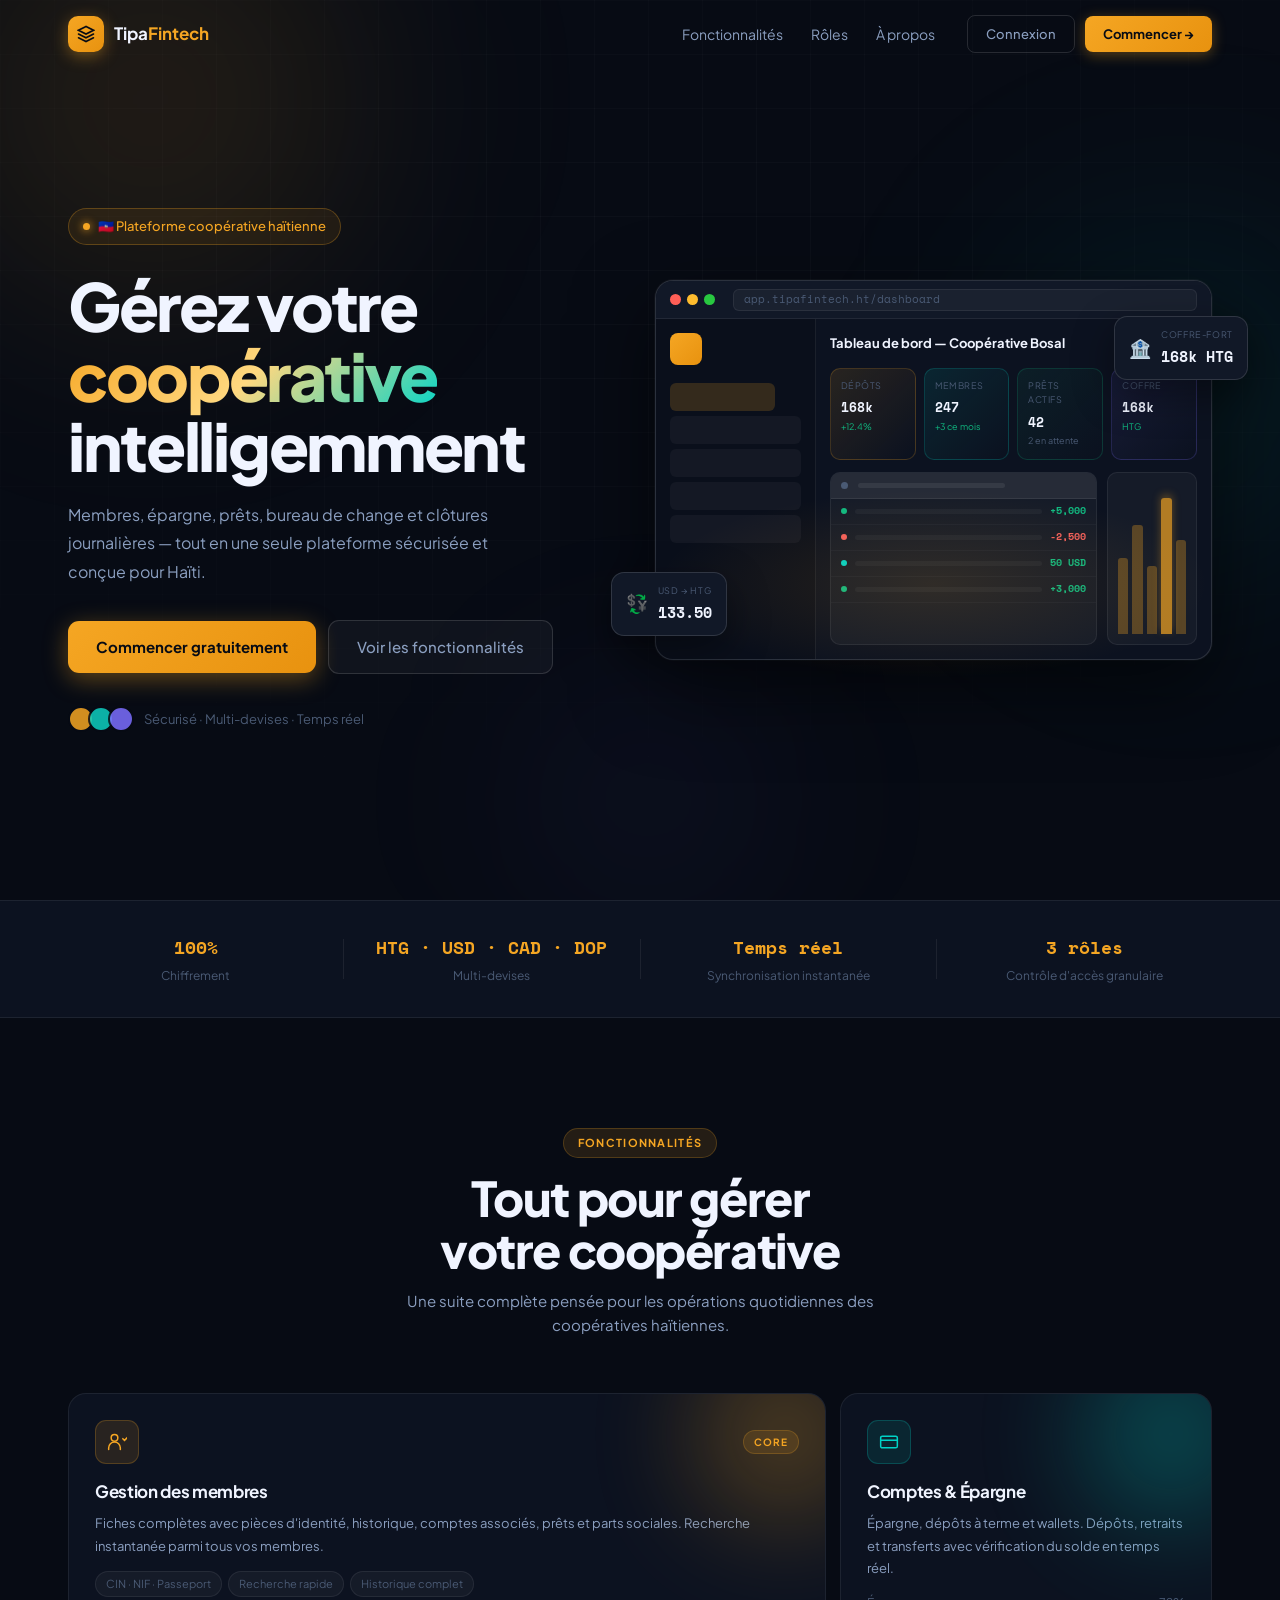
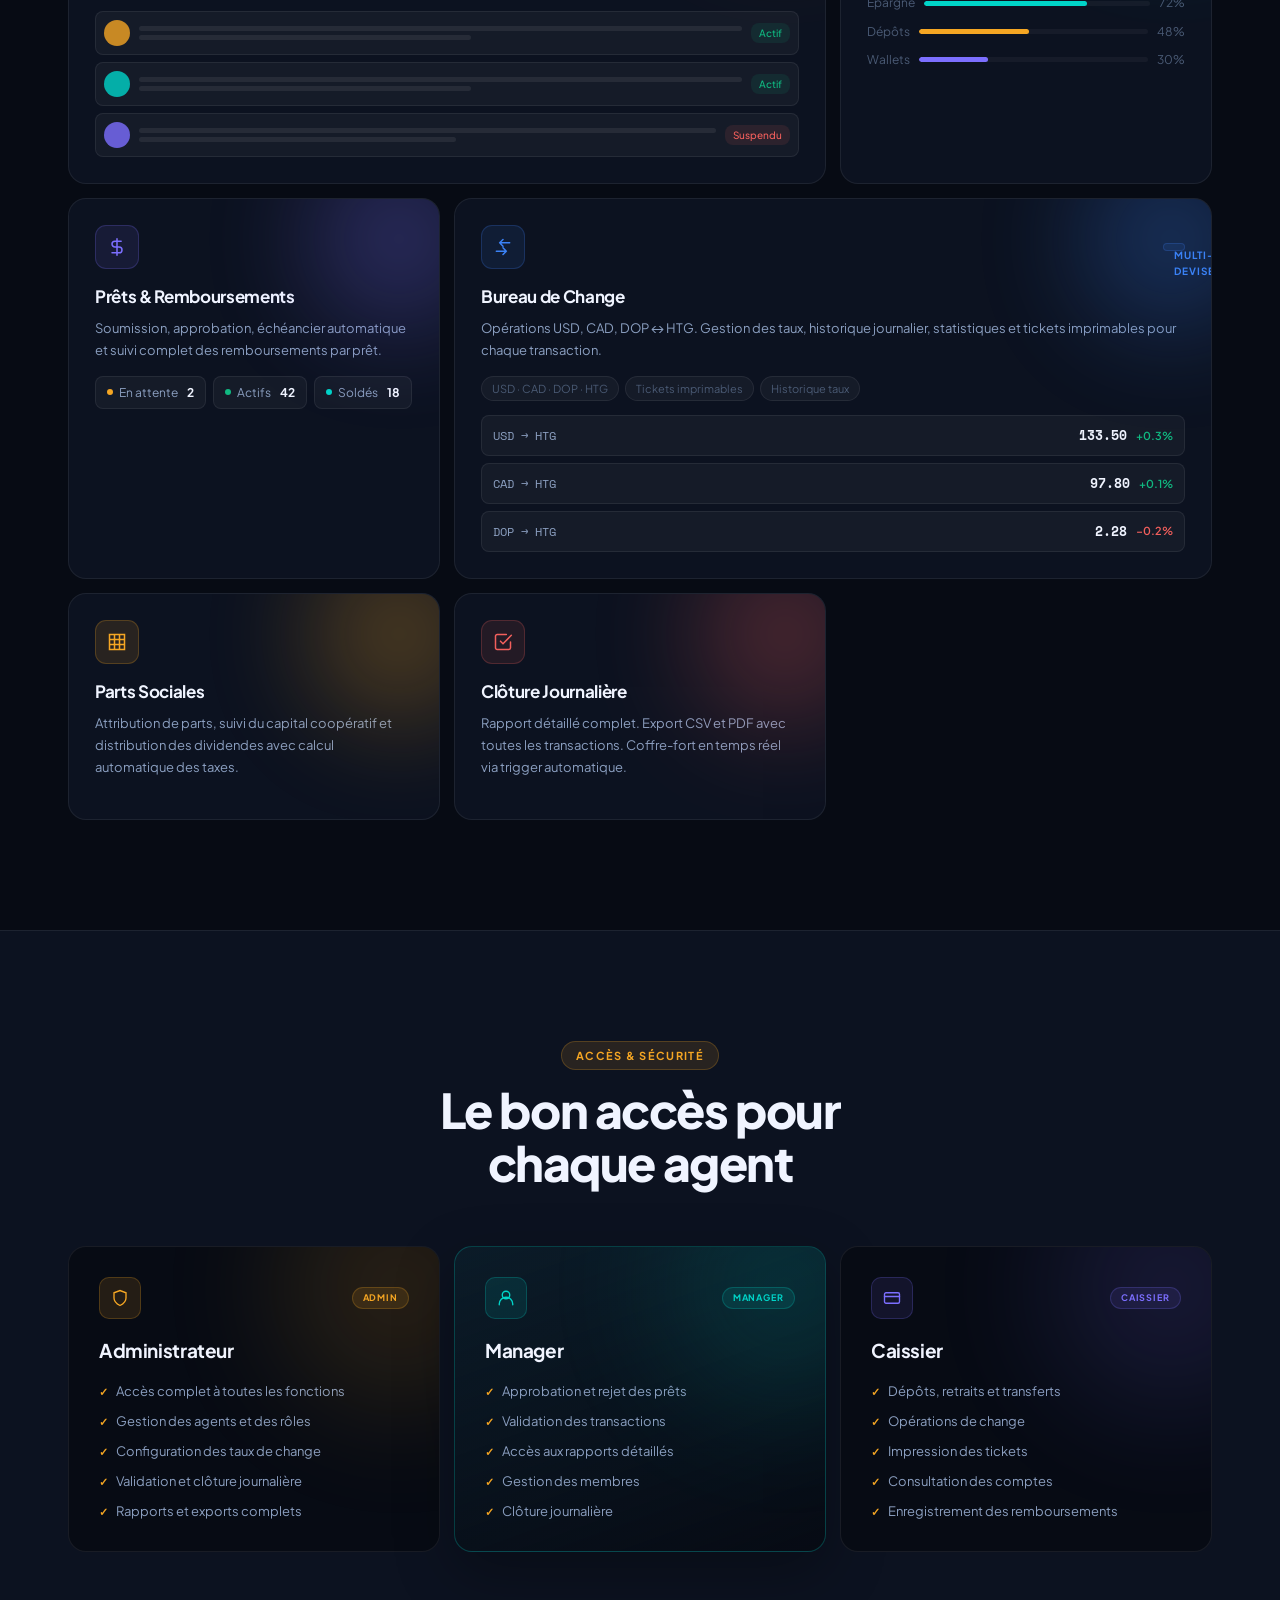
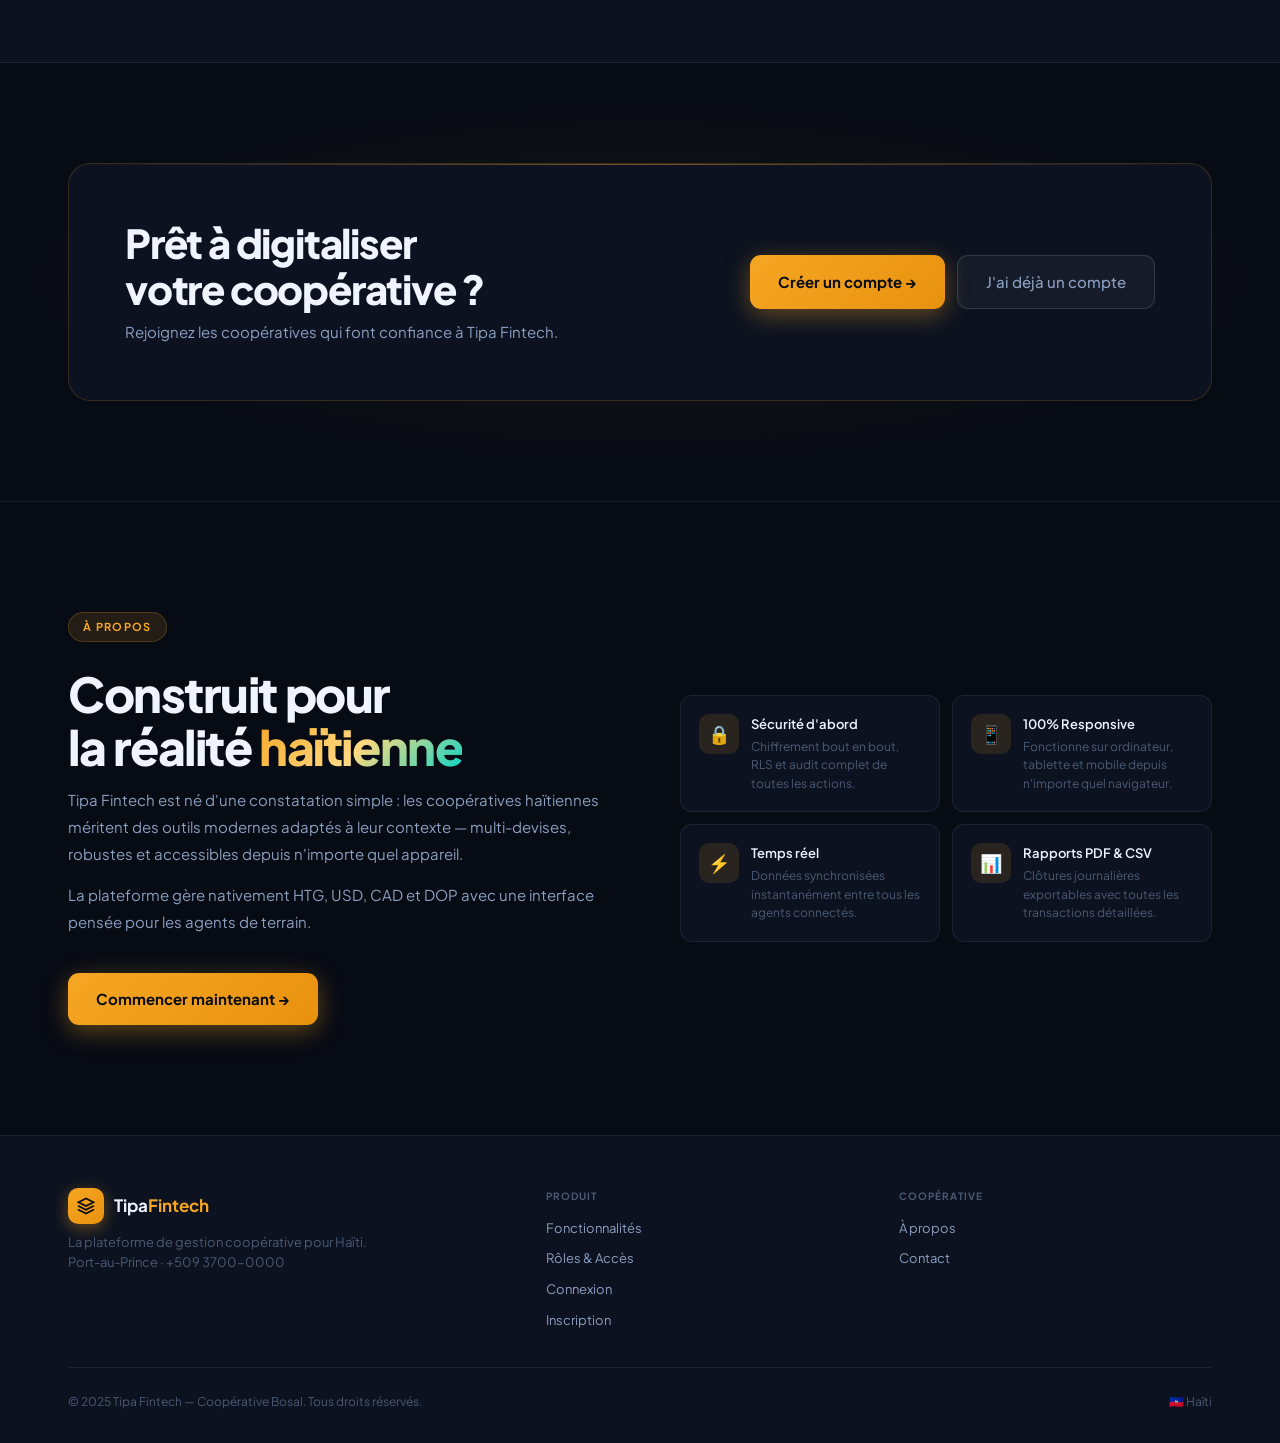
<file: index.html>
<!DOCTYPE html>
<html lang="fr">
<head>
<meta charset="UTF-8">
<meta name="viewport" content="width=device-width, initial-scale=1.0">
<title>Tipa Fintech — Coopérative Bosal</title>
<link rel="preconnect" href="https://fonts.googleapis.com">
<link href="https://fonts.googleapis.com/css2?family=Plus+Jakarta+Sans:ital,wght@0,300;0,400;0,500;0,600;0,700;0,800;1,400&family=Space+Mono:wght@400;700&display=swap" rel="stylesheet">
<style>
*,*::before,*::after{box-sizing:border-box;margin:0;padding:0}
:root{
  --bg:#070B14;--bg2:#0C1220;--bg3:#111827;--bg4:#1C2A3A;
  --sur:rgba(255,255,255,.04);--sur2:rgba(255,255,255,.07);
  --bd:rgba(255,255,255,.07);--bd2:rgba(255,255,255,.13);
  --gold:#F5A623;--gold2:#E8920F;--goldt:rgba(245,166,35,.12);--goldg:rgba(245,166,35,.08);
  --teal:#00D4C8;--tealt:rgba(0,212,200,.1);
  --pur:#7C6FFF;--purt:rgba(124,111,255,.1);
  --blue:#3B82F6;--bluet:rgba(59,130,246,.1);
  --red:#F25F5C;--redt:rgba(242,95,92,.1);
  --green:#10B981;--grnt:rgba(16,185,129,.1);
  --t1:#F0F4FF;--t2:#8B9FC0;--t3:#4A5A74;
  --f:'Plus Jakarta Sans',sans-serif;--fm:'Space Mono',monospace;
  --ease:cubic-bezier(.4,0,.2,1);
}
html{scroll-behavior:smooth}
body{font-family:var(--f);background:var(--bg);color:var(--t1);line-height:1.6;-webkit-font-smoothing:antialiased;overflow-x:hidden}
a{text-decoration:none;color:inherit}
ul{list-style:none}

/* ── LAYOUT ── */
.wrap{max-width:1200px;margin:0 auto;padding:0 28px}

/* ── NAV ── */
nav{
  position:fixed;top:0;left:0;right:0;z-index:100;
  transition:background .3s,border-color .3s,backdrop-filter .3s;
  border-bottom:1px solid transparent;
}
nav.scrolled{background:rgba(7,11,20,.9);backdrop-filter:blur(20px);border-color:var(--bd)}
.nav-i{max-width:1200px;margin:0 auto;padding:0 28px;height:68px;display:flex;align-items:center;gap:32px}
.logo{display:flex;align-items:center;gap:10px;font-size:17px;font-weight:700;color:var(--t1);flex-shrink:0}
.logo-m{width:36px;height:36px;border-radius:10px;background:linear-gradient(135deg,var(--gold),var(--gold2));display:flex;align-items:center;justify-content:center;color:var(--bg);box-shadow:0 4px 16px rgba(245,166,35,.4)}
.logo-m svg{width:18px;height:18px}
.logo strong{color:var(--gold)}
.nav-links{display:flex;align-items:center;gap:28px;margin-left:auto}
.nav-links a{font-size:14px;color:var(--t2);transition:color .2s}
.nav-links a:hover{color:var(--t1)}
.nav-acts{display:flex;align-items:center;gap:10px}
.btn-nav-o{padding:8px 18px;border-radius:8px;border:1px solid var(--bd2);color:var(--t2);font-family:var(--f);font-size:13px;font-weight:500;transition:all .2s;background:transparent}
.btn-nav-o:hover{color:var(--t1);border-color:rgba(255,255,255,.22);background:var(--sur)}
.btn-nav-p{padding:8px 18px;border-radius:8px;background:linear-gradient(135deg,var(--gold),var(--gold2));color:var(--bg);font-family:var(--f);font-size:13px;font-weight:700;box-shadow:0 3px 14px rgba(245,166,35,.35);transition:all .2s}
.btn-nav-p:hover{transform:translateY(-1px);box-shadow:0 6px 20px rgba(245,166,35,.48)}
.burger{display:none;flex-direction:column;gap:5px;background:none;border:none;cursor:pointer;padding:6px;margin-left:auto}
.bl{width:22px;height:1.5px;background:var(--t2);border-radius:2px;transition:all .25s}
.drawer{display:none;flex-direction:column;background:rgba(7,11,20,.98);backdrop-filter:blur(20px);border-top:1px solid var(--bd);padding:12px 28px 24px}
.drawer a{padding:12px 0;font-size:15px;color:var(--t2);border-bottom:1px solid var(--bd);transition:color .2s}
.drawer a:hover{color:var(--t1)}
.drawer .d-cta{margin-top:12px;padding:13px;background:linear-gradient(135deg,var(--gold),var(--gold2));color:var(--bg);text-align:center;border-radius:10px;font-weight:700;border:none}
nav.open .drawer{display:flex}
nav.open .bl:nth-child(1){transform:translateY(6.5px) rotate(45deg)}
nav.open .bl:nth-child(2){opacity:0}
nav.open .bl:nth-child(3){transform:translateY(-6.5px) rotate(-45deg)}

/* ── HERO ── */
.hero{position:relative;min-height:100vh;display:flex;align-items:center;padding:120px 0 80px;overflow:hidden}
.h-bg{position:absolute;inset:0;pointer-events:none;overflow:hidden}
.glow{position:absolute;border-radius:50%;filter:blur(90px)}
.g1{width:700px;height:700px;background:radial-gradient(circle,rgba(245,166,35,.15),transparent 65%);top:-250px;left:-200px}
.g2{width:600px;height:600px;background:radial-gradient(circle,rgba(0,212,200,.1),transparent 65%);top:100px;right:-200px}
.g3{width:400px;height:400px;background:radial-gradient(circle,rgba(124,111,255,.08),transparent 65%);bottom:-100px;left:35%}
.h-grid{position:absolute;inset:0;background-image:linear-gradient(rgba(255,255,255,.025) 1px,transparent 1px),linear-gradient(90deg,rgba(255,255,255,.025) 1px,transparent 1px);background-size:54px 54px;mask-image:radial-gradient(ellipse 90% 65% at 50% 30%,black 20%,transparent 100%)}
.hero>.wrap{position:relative;z-index:1;display:grid;grid-template-columns:1fr 1.05fr;gap:56px;align-items:center}
.pill{display:inline-flex;align-items:center;gap:8px;padding:7px 14px;border-radius:30px;border:1px solid rgba(245,166,35,.28);background:rgba(245,166,35,.08);font-size:13px;font-weight:500;color:var(--gold);margin-bottom:26px;animation:fu .5s both}
.pdot{width:7px;height:7px;border-radius:50%;background:var(--gold);box-shadow:0 0 8px var(--gold);animation:blink 2s infinite}
@keyframes blink{0%,100%{opacity:1}50%{opacity:.3}}
h1{font-size:clamp(36px,5.5vw,66px);font-weight:800;line-height:1.06;letter-spacing:-.035em;color:var(--t1);margin-bottom:20px;animation:fu .5s .1s both}
.gtxt{background:linear-gradient(135deg,var(--gold) 0%,#FFD880 50%,var(--teal) 100%);-webkit-background-clip:text;-webkit-text-fill-color:transparent;background-clip:text}
.hero-p{font-size:16px;color:var(--t2);line-height:1.78;max-width:460px;margin-bottom:34px;animation:fu .5s .2s both}
.h-btns{display:flex;align-items:center;gap:12px;flex-wrap:wrap;margin-bottom:32px;animation:fu .5s .3s both}
.btn-hero{display:inline-flex;align-items:center;gap:8px;padding:14px 28px;border-radius:11px;background:linear-gradient(135deg,var(--gold),var(--gold2));color:var(--bg);font-family:var(--f);font-size:15px;font-weight:700;box-shadow:0 6px 24px rgba(245,166,35,.38);transition:all .25s}
.btn-hero:hover{transform:translateY(-2px);box-shadow:0 10px 32px rgba(245,166,35,.52)}
.btn-ghost{display:inline-flex;align-items:center;gap:8px;padding:14px 28px;border-radius:11px;border:1px solid var(--bd2);color:var(--t2);font-family:var(--f);font-size:15px;font-weight:500;background:var(--sur);transition:all .25s}
.btn-ghost:hover{color:var(--t1);border-color:rgba(255,255,255,.2);background:var(--sur2)}
.trust{display:flex;align-items:center;gap:10px;font-size:13px;color:var(--t3);animation:fu .5s .4s both}
.avs{display:flex}
.av{width:26px;height:26px;border-radius:50%;border:2px solid var(--bg);margin-left:-6px;opacity:.85}
.av:first-child{margin-left:0}
@keyframes fu{from{opacity:0;transform:translateY(20px)}to{opacity:1;transform:translateY(0)}}

/* ── DASHBOARD MOCKUP ── */
.dash-wrap{position:relative;animation:fu .7s .25s both}
.dash-glow{position:absolute;width:100%;height:50%;background:radial-gradient(ellipse,rgba(245,166,35,.12),transparent 70%);bottom:-5%;pointer-events:none}
.dash{background:var(--bg2);border:1px solid var(--bd2);border-radius:18px;overflow:hidden;box-shadow:0 28px 80px rgba(0,0,0,.55),0 0 0 1px rgba(255,255,255,.04)}
.d-bar{height:38px;background:var(--bg3);border-bottom:1px solid var(--bd);display:flex;align-items:center;gap:6px;padding:0 14px}
.dot{width:11px;height:11px;border-radius:50%}
.dot.r{background:#FF5F57}.dot.y{background:#FEBC2E}.dot.g{background:#28C840}
.url{margin-left:12px;flex:1;background:var(--sur);border:1px solid var(--bd);border-radius:6px;height:22px;display:flex;align-items:center;padding:0 10px;font-size:11px;color:var(--t3);font-family:var(--fm)}
.d-body{display:flex;min-height:340px}
.d-side{width:160px;background:rgba(0,0,0,.15);border-right:1px solid var(--bd);padding:14px;flex-shrink:0}
.d-logo{width:32px;height:32px;border-radius:8px;background:linear-gradient(135deg,var(--gold),var(--gold2));margin-bottom:18px}
.d-nav-item{height:28px;border-radius:6px;background:var(--sur);margin-bottom:5px}
.d-nav-item.act{background:rgba(245,166,35,.18);width:80%}
.d-main{flex:1;padding:14px;display:flex;flex-direction:column;gap:12px}
.d-title{font-size:13px;font-weight:700;color:var(--t1);margin-bottom:2px}
.d-stats{display:grid;grid-template-columns:repeat(4,1fr);gap:8px}
.dsc{border-radius:10px;padding:10px;border:1px solid var(--bd)}
.dsc.s1{background:linear-gradient(135deg,rgba(245,166,35,.12),transparent);border-color:rgba(245,166,35,.2)}
.dsc.s2{background:linear-gradient(135deg,rgba(0,212,200,.1),transparent);border-color:rgba(0,212,200,.2)}
.dsc.s3{background:linear-gradient(135deg,rgba(16,185,129,.08),transparent);border-color:rgba(16,185,129,.2)}
.dsc.s4{background:linear-gradient(135deg,rgba(124,111,255,.1),transparent);border-color:rgba(124,111,255,.2)}
.dsc-l{font-size:9px;color:var(--t3);text-transform:uppercase;letter-spacing:.05em;margin-bottom:4px}
.dsc-v{font-size:13px;font-weight:700;color:var(--t1);font-family:var(--fm)}
.dsc-s{font-size:9px;margin-top:2px}
.dsc-s.up{color:var(--green)}.dsc-s.w{color:var(--t3)}
.d-grid{display:grid;grid-template-columns:1fr auto;gap:10px;flex:1}
.d-tbl{background:var(--sur);border-radius:10px;overflow:hidden;border:1px solid var(--bd)}
.d-th{height:26px;background:var(--sur2);border-bottom:1px solid var(--bd);display:flex;align-items:center;gap:10px;padding:0 10px}
.th-dot{width:7px;height:7px;border-radius:50%}
.th-line{height:5px;border-radius:3px;background:var(--sur2);width:60%}
.d-tr{height:26px;border-bottom:1px solid rgba(255,255,255,.03);padding:0 10px;display:flex;align-items:center;gap:8px}
.tr-dot{width:6px;height:6px;border-radius:50%;flex-shrink:0}
.tr-line{height:5px;border-radius:3px;background:var(--sur);flex:1}
.tr-amt{font-size:10px;font-family:var(--fm);font-weight:700}
.tr-amt.pos{color:var(--green)}.tr-amt.neg{color:var(--red)}
.d-chart{width:90px;background:var(--sur);border-radius:10px;border:1px solid var(--bd);display:flex;align-items:flex-end;gap:4px;padding:10px}
.cb{flex:1;border-radius:3px 3px 0 0}
.cb.a{background:rgba(245,166,35,.3)}.cb.a.hi{background:rgba(245,166,35,.7);box-shadow:0 -3px 8px rgba(245,166,35,.35)}
/* Float cards */
.fc{position:absolute;background:var(--bg3);border:1px solid var(--bd2);border-radius:13px;padding:11px 14px;display:flex;align-items:center;gap:10px;box-shadow:0 14px 40px rgba(0,0,0,.4);white-space:nowrap}
.fc1{bottom:24px;left:-44px;animation:fl1 3.8s ease-in-out infinite}
.fc2{top:36px;right:-36px;animation:fl2 3.8s 1.2s ease-in-out infinite}
@keyframes fl1{0%,100%{transform:translateY(0)}50%{transform:translateY(-7px)}}
@keyframes fl2{0%,100%{transform:translateY(0)}50%{transform:translateY(6px)}}
.fc-ico{font-size:18px}
.fc-l{font-size:9px;color:var(--t3);text-transform:uppercase;letter-spacing:.07em;margin-bottom:2px}
.fc-v{font-size:15px;font-weight:700;color:var(--t1);font-family:var(--fm)}

/* ── STATS BAR ── */
.sbar{background:var(--bg2);border-top:1px solid var(--bd);border-bottom:1px solid var(--bd);padding:32px 0}
.sbar-g{display:flex;align-items:center;justify-content:space-between;flex-wrap:wrap;gap:20px}
.sb-it{text-align:center;flex:1}
.sb-n{font-family:var(--fm);font-size:18px;font-weight:700;color:var(--gold);margin-bottom:4px}
.sb-l{font-size:12px;color:var(--t3)}
.sb-sep{width:1px;height:40px;background:var(--bd);flex-shrink:0}

/* ── SECTION HEADERS ── */
.sh{text-align:center;margin-bottom:56px}
.stag{display:inline-block;font-size:11px;font-weight:700;letter-spacing:.12em;text-transform:uppercase;color:var(--gold);background:var(--goldt);padding:5px 14px;border-radius:20px;border:1px solid rgba(245,166,35,.22);margin-bottom:14px}
.sh2{font-size:clamp(28px,4.5vw,48px);font-weight:800;line-height:1.1;letter-spacing:-.03em;color:var(--t1);margin-bottom:12px}
.sp{font-size:15px;color:var(--t2);max-width:480px;margin:0 auto}

/* ── FEATURES ── */
.feats{padding:110px 0}
.feat-grid{display:grid;grid-template-columns:repeat(3,1fr);gap:14px}
.fc-card{background:var(--bg2);border:1px solid var(--bd);border-radius:18px;padding:26px;position:relative;overflow:hidden;transition:border-color .3s,transform .3s,box-shadow .3s}
.fc-card:hover{border-color:var(--bd2);transform:translateY(-4px);box-shadow:0 18px 50px rgba(0,0,0,.3)}
.fc-card.big{grid-column:span 2}
.acc{position:absolute;width:180px;height:180px;border-radius:50%;filter:blur(55px);opacity:.28;top:-50px;right:-50px;pointer-events:none}
.acc.gd{background:var(--gold)}.acc.tl{background:var(--teal)}.acc.pu{background:var(--pur)}.acc.bl{background:var(--blue)}.acc.rd{background:var(--red)}
.fch{display:flex;align-items:center;justify-content:space-between;margin-bottom:14px}
.fci{width:44px;height:44px;border-radius:11px;display:flex;align-items:center;justify-content:center}
.fci.gd{background:var(--goldt);color:var(--gold);border:1px solid rgba(245,166,35,.22)}
.fci.tl{background:var(--tealt);color:var(--teal);border:1px solid rgba(0,212,200,.22)}
.fci.pu{background:var(--purt);color:var(--pur);border:1px solid rgba(124,111,255,.22)}
.fci.bl{background:var(--bluet);color:var(--blue);border:1px solid rgba(59,130,246,.22)}
.fci.rd{background:var(--redt);color:var(--red);border:1px solid rgba(242,95,92,.22)}
.fci svg{width:20px;height:20px}
.ftag{font-size:10px;font-weight:700;letter-spacing:.1em;text-transform:uppercase;padding:3px 10px;border-radius:20px;background:var(--goldt);color:var(--gold);border:1px solid rgba(245,166,35,.22)}
.ftag.bl{background:var(--bluet);color:var(--blue);border-color:rgba(59,130,246,.22)}
.fc-card h3{font-size:17px;font-weight:700;color:var(--t1);margin-bottom:7px;letter-spacing:-.02em}
.fc-card p{font-size:13px;color:var(--t2);line-height:1.72;margin-bottom:14px}
.chips{display:flex;flex-wrap:wrap;gap:6px;margin-bottom:14px}
.chip{font-size:11px;color:var(--t3);padding:3px 10px;border:1px solid var(--bd);border-radius:20px;background:var(--sur)}
/* Mini visuals */
.mrows{display:flex;flex-direction:column;gap:7px}
.mrow{display:flex;align-items:center;gap:9px;padding:8px;background:var(--sur);border-radius:8px;border:1px solid var(--bd)}
.mav{width:26px;height:26px;border-radius:50%;flex-shrink:0}
.mls{flex:1;display:flex;flex-direction:column;gap:4px}
.mls div{height:5px;border-radius:3px;background:var(--sur2)}
.mls div:last-child{width:55%}
.mbdg{font-size:10px;padding:2px 8px;border-radius:8px;font-weight:500}
.mbdg.act{background:var(--grnt);color:var(--green)}
.mbdg.sus{background:var(--redt);color:var(--red)}
.prog{display:flex;flex-direction:column;gap:9px}
.pr{display:flex;align-items:center;gap:9px;font-size:12px;color:var(--t3)}
.pb{flex:1;height:5px;background:var(--sur);border-radius:3px;overflow:hidden}
.pb div{height:100%;border-radius:3px}
.lpills{display:flex;gap:7px;flex-wrap:wrap;margin-top:6px}
.lp{display:flex;align-items:center;gap:6px;padding:6px 11px;border-radius:8px;background:var(--sur);border:1px solid var(--bd);font-size:12px;color:var(--t2)}
.lp strong{color:var(--t1);margin-left:3px}
.lpd{width:6px;height:6px;border-radius:50%}
.lpd.p{background:var(--gold)}.lpd.a{background:var(--green)}.lpd.c{background:var(--teal)}
.rvis{display:flex;flex-direction:column;gap:7px;margin-top:6px}
.rr{display:flex;align-items:center;gap:9px;padding:9px 11px;background:var(--sur);border:1px solid var(--bd);border-radius:8px}
.rpair{font-size:12px;color:var(--t2);flex:1;font-family:var(--fm)}
.rrate{font-size:13px;font-weight:700;color:var(--t1);font-family:var(--fm)}
.rch{font-size:11px;font-weight:600}
.rch.up{color:var(--green)}.rch.dn{color:var(--red)}

/* ── ROLES ── */
.roles{padding:110px 0;background:var(--bg2);border-top:1px solid var(--bd);border-bottom:1px solid var(--bd)}
.roles-g{display:grid;grid-template-columns:repeat(3,1fr);gap:14px}
.rc{background:var(--bg);border:1px solid var(--bd);border-radius:18px;padding:30px;position:relative;overflow:hidden;transition:border-color .3s,transform .3s}
.rc:hover{transform:translateY(-4px)}
.rc.feat{border-color:rgba(0,212,200,.25);background:linear-gradient(160deg,rgba(0,212,200,.05),var(--bg));transform:translateY(-8px);box-shadow:0 20px 60px rgba(0,0,0,.3)}
.rc.feat:hover{transform:translateY(-12px)}
.rgl{position:absolute;width:240px;height:240px;border-radius:50%;filter:blur(65px);opacity:.14;top:-80px;right:-80px;pointer-events:none}
.rgl.gd{background:var(--gold)}.rgl.tl{background:var(--teal)}.rgl.pu{background:var(--pur)}
.rh{display:flex;align-items:center;justify-content:space-between;margin-bottom:16px}
.rio{width:42px;height:42px;border-radius:10px;display:flex;align-items:center;justify-content:center}
.rio.gd{background:var(--goldt);color:var(--gold);border:1px solid rgba(245,166,35,.22)}
.rio.tl{background:var(--tealt);color:var(--teal);border:1px solid rgba(0,212,200,.22)}
.rio.pu{background:var(--purt);color:var(--pur);border:1px solid rgba(124,111,255,.22)}
.rio svg{width:18px;height:18px}
.rbdg{font-size:9px;font-weight:700;letter-spacing:.1em;text-transform:uppercase;padding:3px 10px;border-radius:20px}
.rbdg.gd{background:var(--goldt);color:var(--gold);border:1px solid rgba(245,166,35,.22)}
.rbdg.tl{background:var(--tealt);color:var(--teal);border:1px solid rgba(0,212,200,.22)}
.rbdg.pu{background:var(--purt);color:var(--pur);border:1px solid rgba(124,111,255,.22)}
.rc h3{font-size:19px;font-weight:700;color:var(--t1);margin-bottom:16px;letter-spacing:-.02em}
.rl{display:flex;flex-direction:column;gap:9px}
.rl li{display:flex;align-items:flex-start;gap:8px;font-size:13px;color:var(--t2)}
.rl li::before{content:'✓';color:var(--gold);font-weight:700;flex-shrink:0;font-size:11px;margin-top:2px}

/* ── CTA ── */
.cta{padding:100px 0;position:relative;overflow:hidden}
.cta-amb{position:absolute;inset:0;background:radial-gradient(ellipse 70% 60% at 50% 50%,rgba(245,166,35,.08),transparent 70%);pointer-events:none}
.cta-box{background:var(--bg2);border:1px solid rgba(245,166,35,.18);border-radius:22px;padding:56px;display:flex;align-items:center;justify-content:space-between;flex-wrap:wrap;gap:32px;position:relative;overflow:hidden}
.cta-box::before{content:'';position:absolute;top:0;left:0;right:0;height:1px;background:linear-gradient(90deg,transparent,rgba(245,166,35,.45),transparent)}
.cta-box h2{font-size:clamp(24px,4vw,40px);font-weight:800;color:var(--t1);letter-spacing:-.03em;line-height:1.15;margin-bottom:8px}
.cta-box p{font-size:15px;color:var(--t2)}
.cta-acts{display:flex;gap:12px;flex-wrap:wrap;flex-shrink:0}

/* ── ABOUT ── */
.about{padding:110px 0;border-top:1px solid var(--bd)}
.about-g{display:grid;grid-template-columns:1fr 1fr;gap:80px;align-items:center}
.al p{font-size:15px;color:var(--t2);line-height:1.8;margin-bottom:14px}
.ar{display:grid;grid-template-columns:1fr 1fr;gap:12px}
.vc{display:flex;gap:12px;padding:18px;background:var(--bg2);border:1px solid var(--bd);border-radius:12px;transition:border-color .25s,transform .25s}
.vc:hover{border-color:var(--bd2);transform:translateY(-2px)}
.vci{font-size:18px;width:40px;height:40px;border-radius:10px;background:var(--goldt);display:flex;align-items:center;justify-content:center;flex-shrink:0}
.vc h4{font-size:13px;font-weight:600;color:var(--t1);margin-bottom:3px}
.vc p{font-size:12px;color:var(--t3);line-height:1.55}

/* ── FOOTER ── */
footer{border-top:1px solid var(--bd);padding:52px 0 32px;background:var(--bg2)}
.fg{display:grid;grid-template-columns:1.4fr 1fr 1fr;gap:40px;margin-bottom:36px}
.fb p{font-size:13px;color:var(--t3);margin-top:8px;line-height:1.6}
.fcol{display:flex;flex-direction:column;gap:10px}
.fcol h4{font-size:10px;font-weight:700;letter-spacing:.1em;text-transform:uppercase;color:var(--t3);margin-bottom:4px}
.fcol a{font-size:13px;color:var(--t2);transition:color .2s}
.fcol a:hover{color:var(--t1)}
.fbot{display:flex;justify-content:space-between;align-items:center;flex-wrap:wrap;gap:8px;padding-top:24px;border-top:1px solid var(--bd);font-size:12px;color:var(--t3)}

/* ── REVEAL ── */
.rv{opacity:0;transform:translateY(24px);transition:opacity .65s var(--ease),transform .65s var(--ease)}
.rv.in{opacity:1;transform:translateY(0)}

/* ── RESPONSIVE ── */
@media(max-width:1024px){
  .hero>.wrap{grid-template-columns:1fr;text-align:center}
  .hero-p,.h-btns,.trust{max-width:100%;justify-content:center}
  .dash-wrap{max-width:580px;margin:0 auto}
  .fc1,.fc2{display:none}
  .feat-grid{grid-template-columns:1fr 1fr}
  .fc-card.big{grid-column:span 2}
  .roles-g{grid-template-columns:1fr}
  .rc.feat{transform:none}.rc.feat:hover{transform:translateY(-4px)}
  .about-g{grid-template-columns:1fr;gap:48px}
}
@media(max-width:768px){
  .nav-links,.nav-acts{display:none}
  .burger{display:flex}
  .feat-grid{grid-template-columns:1fr}
  .fc-card.big{grid-column:span 1}
  .ar{grid-template-columns:1fr}
  .cta-box{padding:36px 24px;flex-direction:column;text-align:center}
  .fg{grid-template-columns:1fr 1fr}
  .sb-sep{display:none}
  .sbar-g{justify-content:center;gap:24px}
  .d-stats{grid-template-columns:1fr 1fr}
}
@media(max-width:480px){
  .wrap{padding:0 18px}
  .fg{grid-template-columns:1fr}
  .h-btns{flex-direction:column}
  .btn-hero,.btn-ghost{width:100%;justify-content:center}
  .cta-acts{flex-direction:column;width:100%}
  .cta-acts .btn-hero,.cta-acts .btn-ghost{width:100%;justify-content:center}
}
</style>
</head>
<body>

<!-- NAV -->
<nav id="nav">
  <div class="nav-i">
    <a href="index.html" class="logo">
      <div class="logo-m"><svg viewBox="0 0 24 24" fill="none" stroke="currentColor" stroke-width="2.2" stroke-linecap="round"><path d="M12 2L2 7l10 5 10-5-10-5zM2 17l10 5 10-5M2 12l10 5 10-5"/></svg></div>
      <span>Tipa<strong>Fintech</strong></span>
    </a>
    <div class="nav-links">
      <a href="#features">Fonctionnalités</a>
      <a href="#roles">Rôles</a>
      <a href="#about">À propos</a>
    </div>
    <div class="nav-acts">
      <a href="pages/signin.html" class="btn-nav-o">Connexion</a>
      <a href="pages/signup.html" class="btn-nav-p">Commencer →</a>
    </div>
    <button class="burger" id="burger"><div class="bl"></div><div class="bl"></div><div class="bl"></div></button>
  </div>
  <div class="drawer" id="drawer">
    <a href="#features">Fonctionnalités</a>
    <a href="#roles">Rôles & Accès</a>
    <a href="#about">À propos</a>
    <a href="pages/signin.html">Connexion</a>
    <a href="pages/signup.html" class="d-cta">Créer un compte →</a>
  </div>
</nav>

<!-- HERO -->
<section class="hero">
  <div class="h-bg">
    <div class="glow g1"></div>
    <div class="glow g2"></div>
    <div class="glow g3"></div>
    <div class="h-grid"></div>
  </div>
  <div class="wrap">
    <!-- Content -->
    <div>
      <div class="pill"><span class="pdot"></span>🇭🇹 Plateforme coopérative haïtienne</div>
      <h1>Gérez votre<br><span class="gtxt">coopérative</span><br>intelligemment</h1>
      <p class="hero-p">Membres, épargne, prêts, bureau de change et clôtures journalières — tout en une seule plateforme sécurisée et conçue pour Haïti.</p>
      <div class="h-btns">
        <a href="pages/signup.html" class="btn-hero">Commencer gratuitement</a>
        <a href="#features" class="btn-ghost">Voir les fonctionnalités</a>
      </div>
      <div class="trust">
        <div class="avs">
          <div class="av" style="background:#F5A623"></div>
          <div class="av" style="background:#0ECFC0"></div>
          <div class="av" style="background:#7C6FFF"></div>
        </div>
        <span>Sécurisé · Multi-devises · Temps réel</span>
      </div>
    </div>

    <!-- Dashboard mockup -->
    <div class="dash-wrap">
      <div class="dash-glow"></div>
      <div class="dash">
        <div class="d-bar">
          <div class="dot r"></div><div class="dot y"></div><div class="dot g"></div>
          <div class="url">app.tipafintech.ht/dashboard</div>
        </div>
        <div class="d-body">
          <div class="d-side">
            <div class="d-logo"></div>
            <div class="d-nav-item act"></div>
            <div class="d-nav-item"></div>
            <div class="d-nav-item"></div>
            <div class="d-nav-item"></div>
            <div class="d-nav-item"></div>
          </div>
          <div class="d-main">
            <div class="d-title">Tableau de bord — Coopérative Bosal</div>
            <div class="d-stats">
              <div class="dsc s1"><div class="dsc-l">Dépôts</div><div class="dsc-v">168k</div><div class="dsc-s up">+12.4%</div></div>
              <div class="dsc s2"><div class="dsc-l">Membres</div><div class="dsc-v">247</div><div class="dsc-s up">+3 ce mois</div></div>
              <div class="dsc s3"><div class="dsc-l">Prêts actifs</div><div class="dsc-v">42</div><div class="dsc-s w">2 en attente</div></div>
              <div class="dsc s4"><div class="dsc-l">Coffre</div><div class="dsc-v">168k</div><div class="dsc-s up">HTG</div></div>
            </div>
            <div class="d-grid">
              <div class="d-tbl">
                <div class="d-th"><div class="th-dot" style="background:var(--t3)"></div><div class="th-line"></div></div>
                <div class="d-tr"><div class="tr-dot" style="background:var(--green)"></div><div class="tr-line"></div><div class="tr-amt pos">+5,000</div></div>
                <div class="d-tr"><div class="tr-dot" style="background:var(--red)"></div><div class="tr-line"></div><div class="tr-amt neg">-2,500</div></div>
                <div class="d-tr"><div class="tr-dot" style="background:var(--teal)"></div><div class="tr-line"></div><div class="tr-amt pos">50 USD</div></div>
                <div class="d-tr"><div class="tr-dot" style="background:var(--green)"></div><div class="tr-line"></div><div class="tr-amt pos">+3,000</div></div>
              </div>
              <div class="d-chart">
                <div class="cb a" style="height:50%"></div>
                <div class="cb a" style="height:72%"></div>
                <div class="cb a" style="height:45%"></div>
                <div class="cb a hi" style="height:90%"></div>
                <div class="cb a" style="height:62%"></div>
              </div>
            </div>
          </div>
        </div>
      </div>
      <!-- Floating -->
      <div class="fc fc1"><div class="fc-ico">💱</div><div><div class="fc-l">USD → HTG</div><div class="fc-v">133.50</div></div></div>
      <div class="fc fc2"><div class="fc-ico">🏦</div><div><div class="fc-l">Coffre-fort</div><div class="fc-v">168k HTG</div></div></div>
    </div>
  </div>
</section>

<!-- STATS BAR -->
<div class="sbar">
  <div class="wrap">
    <div class="sbar-g">
      <div class="sb-it"><div class="sb-n">100%</div><div class="sb-l">Chiffrement</div></div>
      <div class="sb-sep"></div>
      <div class="sb-it"><div class="sb-n">HTG · USD · CAD · DOP</div><div class="sb-l">Multi-devises</div></div>
      <div class="sb-sep"></div>
      <div class="sb-it"><div class="sb-n">Temps réel</div><div class="sb-l">Synchronisation instantanée</div></div>
      <div class="sb-sep"></div>
      <div class="sb-it"><div class="sb-n">3 rôles</div><div class="sb-l">Contrôle d'accès granulaire</div></div>
    </div>
  </div>
</div>

<!-- FEATURES -->
<section class="feats" id="features">
  <div class="wrap">
    <div class="sh">
      <div class="stag">Fonctionnalités</div>
      <h2 class="sh2">Tout pour gérer<br>votre coopérative</h2>
      <p class="sp">Une suite complète pensée pour les opérations quotidiennes des coopératives haïtiennes.</p>
    </div>
    <div class="feat-grid">

      <!-- Big: Membres -->
      <div class="fc-card big rv">
        <div class="acc gd"></div>
        <div class="fch">
          <div class="fci gd"><svg viewBox="0 0 24 24" fill="none" stroke="currentColor" stroke-width="1.8" stroke-linecap="round"><circle cx="9" cy="7" r="4"/><path d="M2 21v-2a7 7 0 0 1 14 0v2"/><path d="M19 8l2 2 4-4"/></svg></div>
          <div class="ftag">Core</div>
        </div>
        <h3>Gestion des membres</h3>
        <p>Fiches complètes avec pièces d'identité, historique, comptes associés, prêts et parts sociales. Recherche instantanée parmi tous vos membres.</p>
        <div class="chips"><span class="chip">CIN · NIF · Passeport</span><span class="chip">Recherche rapide</span><span class="chip">Historique complet</span></div>
        <div class="mrows">
          <div class="mrow"><div class="mav" style="background:#F5A623;opacity:.8"></div><div class="mls"><div></div><div></div></div><span class="mbdg act">Actif</span></div>
          <div class="mrow"><div class="mav" style="background:#00D4C8;opacity:.8"></div><div class="mls"><div></div><div></div></div><span class="mbdg act">Actif</span></div>
          <div class="mrow"><div class="mav" style="background:#7C6FFF;opacity:.8"></div><div class="mls"><div></div><div></div></div><span class="mbdg sus">Suspendu</span></div>
        </div>
      </div>

      <!-- Comptes -->
      <div class="fc-card rv" style="transition-delay:.1s">
        <div class="acc tl"></div>
        <div class="fch"><div class="fci tl"><svg viewBox="0 0 24 24" fill="none" stroke="currentColor" stroke-width="1.8" stroke-linecap="round"><rect x="2" y="5" width="20" height="14" rx="2"/><path d="M2 10h20"/></svg></div></div>
        <h3>Comptes & Épargne</h3>
        <p>Épargne, dépôts à terme et wallets. Dépôts, retraits et transferts avec vérification du solde en temps réel.</p>
        <div class="prog">
          <div class="pr"><span>Épargne</span><div class="pb"><div style="width:72%;background:var(--teal)"></div></div><span>72%</span></div>
          <div class="pr"><span>Dépôts</span><div class="pb"><div style="width:48%;background:var(--gold)"></div></div><span>48%</span></div>
          <div class="pr"><span>Wallets</span><div class="pb"><div style="width:30%;background:var(--pur)"></div></div><span>30%</span></div>
        </div>
      </div>

      <!-- Prêts -->
      <div class="fc-card rv" style="transition-delay:.2s">
        <div class="acc pu"></div>
        <div class="fch"><div class="fci pu"><svg viewBox="0 0 24 24" fill="none" stroke="currentColor" stroke-width="1.8" stroke-linecap="round"><path d="M12 2v20M17 5H9.5a3.5 3.5 0 0 0 0 7h5a3.5 3.5 0 0 1 0 7H6"/></svg></div></div>
        <h3>Prêts & Remboursements</h3>
        <p>Soumission, approbation, échéancier automatique et suivi complet des remboursements par prêt.</p>
        <div class="lpills">
          <div class="lp"><div class="lpd p"></div><span>En attente</span><strong>2</strong></div>
          <div class="lp"><div class="lpd a"></div><span>Actifs</span><strong>42</strong></div>
          <div class="lp"><div class="lpd c"></div><span>Soldés</span><strong>18</strong></div>
        </div>
      </div>

      <!-- Big: Change -->
      <div class="fc-card big rv" style="transition-delay:.15s">
        <div class="acc bl"></div>
        <div class="fch">
          <div class="fci bl"><svg viewBox="0 0 24 24" fill="none" stroke="currentColor" stroke-width="1.8" stroke-linecap="round"><path d="M8 7h12M8 7l4-4M8 7l4 4M16 17H4m12 0-4-4m4 4-4 4"/></svg></div>
          <div class="ftag bl">Multi-devises</div>
        </div>
        <h3>Bureau de Change</h3>
        <p>Opérations USD, CAD, DOP ↔ HTG. Gestion des taux, historique journalier, statistiques et tickets imprimables pour chaque transaction.</p>
        <div class="chips"><span class="chip">USD · CAD · DOP · HTG</span><span class="chip">Tickets imprimables</span><span class="chip">Historique taux</span></div>
        <div class="rvis">
          <div class="rr"><span class="rpair">USD → HTG</span><span class="rrate">133.50</span><span class="rch up">+0.3%</span></div>
          <div class="rr"><span class="rpair">CAD → HTG</span><span class="rrate">97.80</span><span class="rch up">+0.1%</span></div>
          <div class="rr"><span class="rpair">DOP → HTG</span><span class="rrate">2.28</span><span class="rch dn">−0.2%</span></div>
        </div>
      </div>

      <!-- Parts -->
      <div class="fc-card rv" style="transition-delay:.3s">
        <div class="acc gd"></div>
        <div class="fch"><div class="fci gd"><svg viewBox="0 0 24 24" fill="none" stroke="currentColor" stroke-width="1.8" stroke-linecap="round"><path d="M3 3h18v18H3zM3 9h18M3 15h18M9 3v18M15 3v18"/></svg></div></div>
        <h3>Parts Sociales</h3>
        <p>Attribution de parts, suivi du capital coopératif et distribution des dividendes avec calcul automatique des taxes.</p>
      </div>

      <!-- Clôture -->
      <div class="fc-card rv" style="transition-delay:.35s">
        <div class="acc rd"></div>
        <div class="fch"><div class="fci rd"><svg viewBox="0 0 24 24" fill="none" stroke="currentColor" stroke-width="1.8" stroke-linecap="round"><path d="M9 11l3 3L22 4"/><path d="M21 12v7a2 2 0 0 1-2 2H5a2 2 0 0 1-2-2V5a2 2 0 0 1 2-2h11"/></svg></div></div>
        <h3>Clôture Journalière</h3>
        <p>Rapport détaillé complet. Export CSV et PDF avec toutes les transactions. Coffre-fort en temps réel via trigger automatique.</p>
      </div>

    </div>
  </div>
</section>

<!-- ROLES -->
<section class="roles" id="roles">
  <div class="wrap">
    <div class="sh">
      <div class="stag">Accès & Sécurité</div>
      <h2 class="sh2">Le bon accès pour<br>chaque agent</h2>
    </div>
    <div class="roles-g">
      <div class="rc rv">
        <div class="rgl gd"></div>
        <div class="rh"><div class="rio gd"><svg viewBox="0 0 24 24" fill="none" stroke="currentColor" stroke-width="1.8" stroke-linecap="round"><path d="M12 22s8-4 8-10V5l-8-3-8 3v7c0 6 8 10 8 10z"/></svg></div><div class="rbdg gd">Admin</div></div>
        <h3>Administrateur</h3>
        <ul class="rl"><li>Accès complet à toutes les fonctions</li><li>Gestion des agents et des rôles</li><li>Configuration des taux de change</li><li>Validation et clôture journalière</li><li>Rapports et exports complets</li></ul>
      </div>
      <div class="rc feat rv" style="transition-delay:.1s">
        <div class="rgl tl"></div>
        <div class="rh"><div class="rio tl"><svg viewBox="0 0 24 24" fill="none" stroke="currentColor" stroke-width="1.8" stroke-linecap="round"><circle cx="12" cy="8" r="5"/><path d="M3 21v-1a9 9 0 0 1 18 0v1"/></svg></div><div class="rbdg tl">Manager</div></div>
        <h3>Manager</h3>
        <ul class="rl"><li>Approbation et rejet des prêts</li><li>Validation des transactions</li><li>Accès aux rapports détaillés</li><li>Gestion des membres</li><li>Clôture journalière</li></ul>
      </div>
      <div class="rc rv" style="transition-delay:.2s">
        <div class="rgl pu"></div>
        <div class="rh"><div class="rio pu"><svg viewBox="0 0 24 24" fill="none" stroke="currentColor" stroke-width="1.8" stroke-linecap="round"><rect x="2" y="5" width="20" height="14" rx="2"/><path d="M2 10h20"/></svg></div><div class="rbdg pu">Caissier</div></div>
        <h3>Caissier</h3>
        <ul class="rl"><li>Dépôts, retraits et transferts</li><li>Opérations de change</li><li>Impression des tickets</li><li>Consultation des comptes</li><li>Enregistrement des remboursements</li></ul>
      </div>
    </div>
  </div>
</section>

<!-- CTA -->
<section class="cta">
  <div class="cta-amb"></div>
  <div class="wrap">
    <div class="cta-box rv">
      <div>
        <h2>Prêt à digitaliser<br>votre coopérative ?</h2>
        <p>Rejoignez les coopératives qui font confiance à Tipa Fintech.</p>
      </div>
      <div class="cta-acts">
        <a href="pages/signup.html" class="btn-hero">Créer un compte →</a>
        <a href="pages/signin.html" class="btn-ghost">J'ai déjà un compte</a>
      </div>
    </div>
  </div>
</section>

<!-- ABOUT -->
<section class="about" id="about">
  <div class="wrap">
    <div class="about-g">
      <div class="al rv">
        <div class="stag" style="display:inline-block">À propos</div>
        <h2 class="sh2" style="text-align:left;margin-top:12px">Construit pour<br>la réalité <span class="gtxt">haïtienne</span></h2>
        <p>Tipa Fintech est né d'une constatation simple : les coopératives haïtiennes méritent des outils modernes adaptés à leur contexte — multi-devises, robustes et accessibles depuis n'importe quel appareil.</p>
        <p>La plateforme gère nativement HTG, USD, CAD et DOP avec une interface pensée pour les agents de terrain.</p>
        <a href="pages/signup.html" class="btn-hero" style="display:inline-flex;margin-top:24px">Commencer maintenant →</a>
      </div>
      <div class="ar rv" style="transition-delay:.15s">
        <div class="vc"><div class="vci">🔒</div><div><h4>Sécurité d'abord</h4><p>Chiffrement bout en bout, RLS et audit complet de toutes les actions.</p></div></div>
        <div class="vc"><div class="vci">📱</div><div><h4>100% Responsive</h4><p>Fonctionne sur ordinateur, tablette et mobile depuis n'importe quel navigateur.</p></div></div>
        <div class="vc"><div class="vci">⚡</div><div><h4>Temps réel</h4><p>Données synchronisées instantanément entre tous les agents connectés.</p></div></div>
        <div class="vc"><div class="vci">📊</div><div><h4>Rapports PDF & CSV</h4><p>Clôtures journalières exportables avec toutes les transactions détaillées.</p></div></div>
      </div>
    </div>
  </div>
</section>

<!-- FOOTER -->
<footer>
  <div class="wrap">
    <div class="fg">
      <div class="fb">
        <a href="index.html" class="logo"><div class="logo-m"><svg viewBox="0 0 24 24" fill="none" stroke="currentColor" stroke-width="2.2" stroke-linecap="round"><path d="M12 2L2 7l10 5 10-5-10-5zM2 17l10 5 10-5M2 12l10 5 10-5"/></svg></div><span>Tipa<strong>Fintech</strong></span></a>
        <p>La plateforme de gestion coopérative pour Haïti.<br>Port-au-Prince · +509 3700-0000</p>
      </div>
      <div class="fcol">
        <h4>Produit</h4>
        <a href="#features">Fonctionnalités</a>
        <a href="#roles">Rôles & Accès</a>
        <a href="pages/signin.html">Connexion</a>
        <a href="pages/signup.html">Inscription</a>
      </div>
      <div class="fcol">
        <h4>Coopérative</h4>
        <a href="#about">À propos</a>
        <a href="mailto:info@tipafintech.ht">Contact</a>
      </div>
    </div>
    <div class="fbot">
      <span>© 2025 Tipa Fintech — Coopérative Bosal. Tous droits réservés.</span>
      <span>🇭🇹 Haïti</span>
    </div>
  </div>
</footer>

<script>
// NAV scroll
const nav=document.getElementById('nav');
window.addEventListener('scroll',()=>nav.classList.toggle('scrolled',scrollY>30),{passive:true});

// Burger
const burger=document.getElementById('burger');
burger?.addEventListener('click',()=>nav.classList.toggle('open'));
document.querySelectorAll('.drawer a').forEach(a=>a.addEventListener('click',()=>nav.classList.remove('open')));

// Reveal on scroll
const obs=new IntersectionObserver(e=>e.forEach(x=>{if(x.isIntersecting){x.target.classList.add('in');obs.unobserve(x.target)}}),{threshold:.1});
document.querySelectorAll('.rv').forEach(el=>obs.observe(el));

// Smooth anchors
document.querySelectorAll('a[href^="#"]').forEach(a=>{
  a.addEventListener('click',e=>{
    const t=document.querySelector(a.getAttribute('href'));
    if(t){e.preventDefault();nav.classList.remove('open');t.scrollIntoView({behavior:'smooth',block:'start'})}
  });
});
</script>
</body>
</html>
</file>
